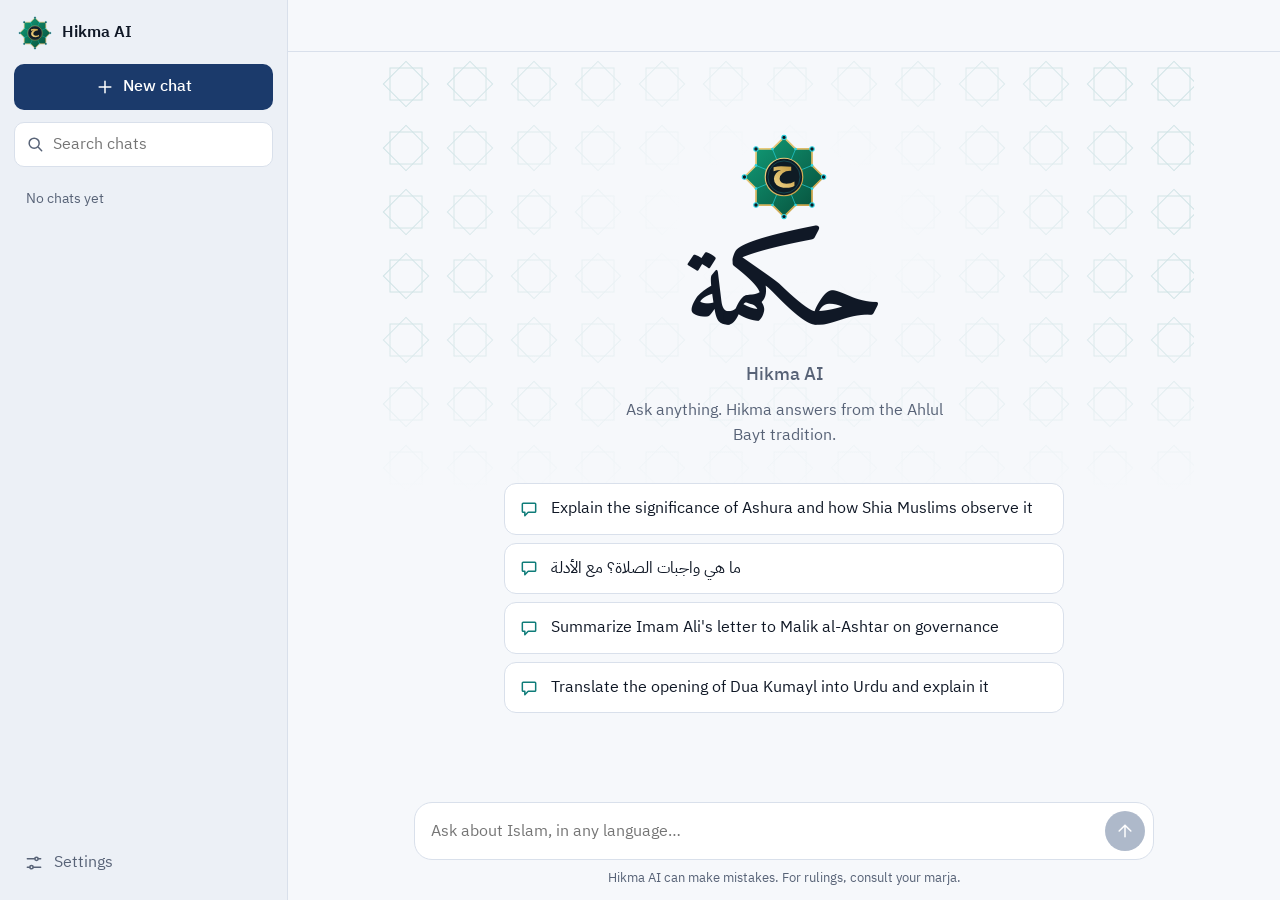
<file: docs/index.html>
<!DOCTYPE html>
<html lang="en" dir="ltr" data-theme="light">
<head>
<meta charset="UTF-8">
<meta name="viewport" content="width=device-width,initial-scale=1">
<title>Hikma AI | حكمة</title>
<meta name="description" content="Hikma AI, a multilingual assistant for Shia Islamic knowledge.">
<link rel="preconnect" href="https://fonts.googleapis.com"><link rel="preconnect" href="https://fonts.gstatic.com" crossorigin>
<link href="https://fonts.googleapis.com/css2?family=Amiri:wght@400;700&family=IBM+Plex+Sans+Arabic:wght@400;500;600&display=swap" rel="stylesheet">
<link rel="icon" type="image/svg+xml" href="favicon.svg">
<link rel="stylesheet" href="css/style.css">
</head>
<body>
<svg width="0" height="0" style="position:absolute" aria-hidden="true"><defs>
<symbol id="i-plus" viewBox="0 0 24 24"><path d="M12 5v14M5 12h14"/></symbol>
<symbol id="i-menu" viewBox="0 0 24 24"><path d="M4 6h16M4 12h16M4 18h16"/></symbol>
<symbol id="i-set" viewBox="0 0 24 24"><path d="M4 7h9M17 7h3M4 17h3M11 17h9"/><circle cx="15" cy="7" r="2"/><circle cx="9" cy="17" r="2"/></symbol>
<symbol id="i-send" viewBox="0 0 24 24"><path d="M12 19V5M5 12l7-7 7 7"/></symbol>
<symbol id="i-stop" viewBox="0 0 24 24"><rect x="6" y="6" width="12" height="12" rx="2.5" fill="currentColor" stroke="none"/></symbol>
<symbol id="i-copy" viewBox="0 0 24 24"><rect x="9" y="9" width="11" height="11" rx="2"/><path d="M5 15V6a2 2 0 0 1 2-2h9"/></symbol>
<symbol id="i-check" viewBox="0 0 24 24"><path d="M5 12.5l4.5 4.5L19 7"/></symbol>
<symbol id="i-retry" viewBox="0 0 24 24"><path d="M4 12a8 8 0 0 1 14-5.3L20 9M20 4v5h-5M20 12a8 8 0 0 1-14 5.3L4 15M4 20v-5h5"/></symbol>
<symbol id="i-trash" viewBox="0 0 24 24"><path d="M4 7h16M10 11v6M14 11v6M6 7l1 12h10l1-12M9 7V4h6v3"/></symbol>
<symbol id="i-search" viewBox="0 0 24 24"><circle cx="11" cy="11" r="6"/><path d="M20 20l-4-4"/></symbol>
<symbol id="i-x" viewBox="0 0 24 24"><path d="M6 6l12 12M18 6L6 18"/></symbol>
<symbol id="i-chat" viewBox="0 0 24 24"><path d="M5 5h14a1 1 0 0 1 1 1v9a1 1 0 0 1-1 1h-8l-4 4v-4H5a1 1 0 0 1-1-1V6a1 1 0 0 1 1-1z"/></symbol>
<symbol id="i-down" viewBox="0 0 24 24"><path d="M12 4v11M7 11l5 5 5-5M5 20h14"/></symbol>
</defs></svg>

<div class="app">
  <aside id="side" aria-label="Chats">
    <div class="brand"><img class="logo" src="emblem.svg" alt="" width="34" height="34"><span>Hikma AI</span><button class="ib x" id="closeSide" aria-label="Close"><svg class="ic"><use href="#i-x"/></svg></button></div>
    <button class="new" id="new"><svg class="ic"><use href="#i-plus"/></svg><span data-t="new"></span></button>
    <label class="find"><svg class="ic"><use href="#i-search"/></svg><input id="q" data-p="search" autocomplete="off"></label>
    <nav id="list"></nav>
    <button class="set" id="openSet"><svg class="ic"><use href="#i-set"/></svg><span data-t="settings"></span></button>
  </aside>
  <div id="scrim"></div>
  <main>
    <header><button class="ib" id="menu" aria-label="Menu"><svg class="ic"><use href="#i-menu"/></svg></button><span id="title"></span></header>
    <div id="scroll"><div class="col">
      <section id="welcome" class="welcome">
        <img class="hero" src="emblem.svg" alt="" width="88" height="88"><h1>حكمة</h1><h2>Hikma AI</h2><p data-t="hello"></p>
        <div class="ideas" id="ideas"></div>
      </section>
      <div id="msgs" aria-live="polite"></div>
    </div></div>
    <footer><div class="col">
      <form id="form"><textarea id="in" rows="1" data-p="ph" dir="auto" aria-label="Message"></textarea><button type="submit" id="send" aria-label="Send"><svg class="ic"><use href="#i-send"/></svg></button></form>
      <p class="note" data-t="note"></p>
    </div></footer>
  </main>
</div>
<dialog id="dlg"><div class="dh"><span data-t="settings"></span><button class="ib" id="closeSet" aria-label="Close"><svg class="ic"><use href="#i-x"/></svg></button></div><div class="db" id="sb"></div></dialog>
<script src="js/config.js"></script>
<script src="js/app.js"></script>
</body>
</html>
</file>
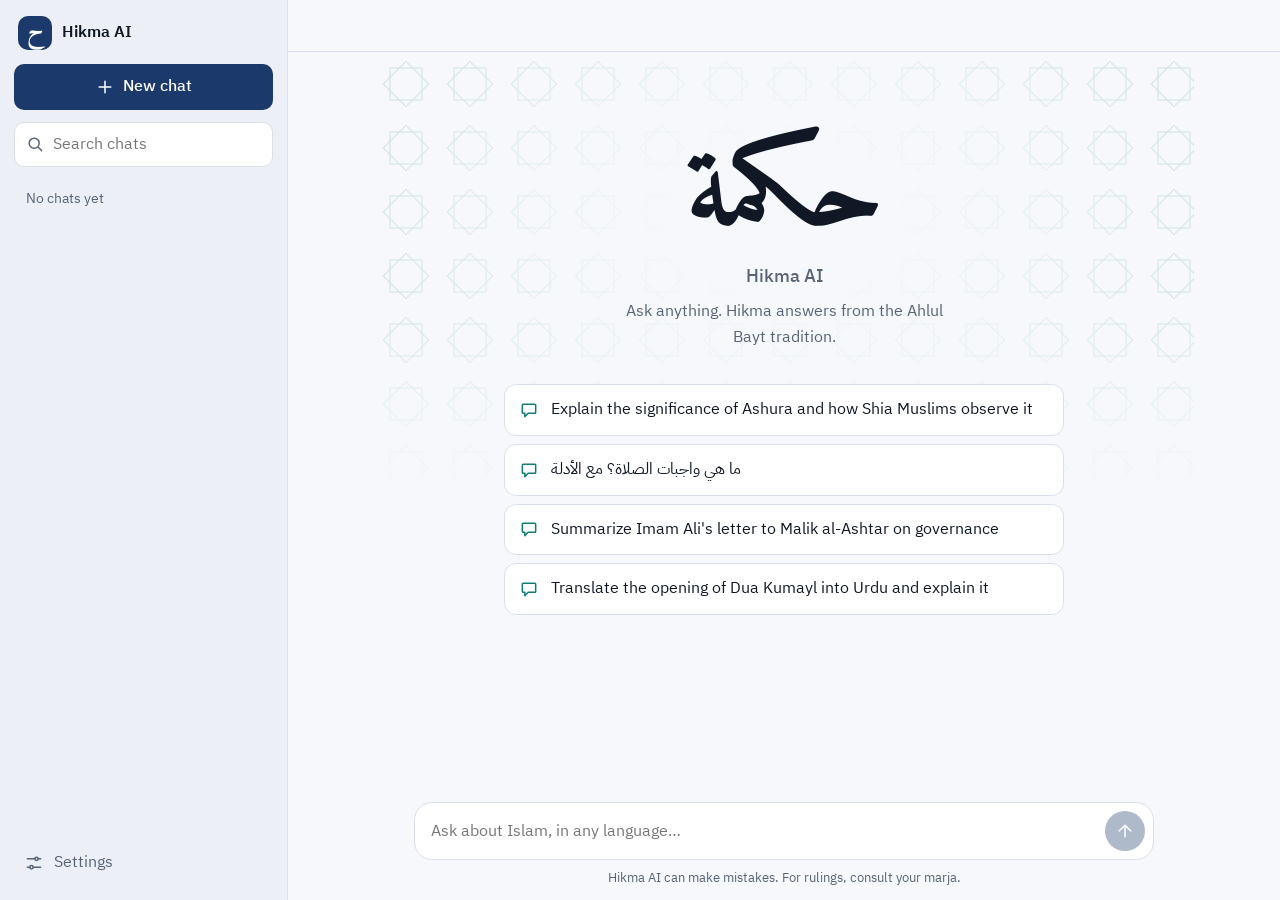
<file: static/index.html>
<!DOCTYPE html>
<html lang="en" dir="ltr" data-theme="light">
<head>
<meta charset="UTF-8">
<meta name="viewport" content="width=device-width,initial-scale=1">
<title>Hikma AI | حكمة</title>
<meta name="description" content="Hikma AI, a multilingual assistant for Shia Islamic knowledge.">
<link rel="preconnect" href="https://fonts.googleapis.com"><link rel="preconnect" href="https://fonts.gstatic.com" crossorigin>
<link href="https://fonts.googleapis.com/css2?family=Amiri:wght@400;700&family=IBM+Plex+Sans+Arabic:wght@400;500;600&display=swap" rel="stylesheet">
<link rel="stylesheet" href="/static/css/style.css">
</head>
<body>
<svg width="0" height="0" style="position:absolute" aria-hidden="true"><defs>
<symbol id="i-plus" viewBox="0 0 24 24"><path d="M12 5v14M5 12h14"/></symbol>
<symbol id="i-menu" viewBox="0 0 24 24"><path d="M4 6h16M4 12h16M4 18h16"/></symbol>
<symbol id="i-set" viewBox="0 0 24 24"><path d="M4 7h9M17 7h3M4 17h3M11 17h9"/><circle cx="15" cy="7" r="2"/><circle cx="9" cy="17" r="2"/></symbol>
<symbol id="i-send" viewBox="0 0 24 24"><path d="M12 19V5M5 12l7-7 7 7"/></symbol>
<symbol id="i-stop" viewBox="0 0 24 24"><rect x="6" y="6" width="12" height="12" rx="2.5" fill="currentColor" stroke="none"/></symbol>
<symbol id="i-copy" viewBox="0 0 24 24"><rect x="9" y="9" width="11" height="11" rx="2"/><path d="M5 15V6a2 2 0 0 1 2-2h9"/></symbol>
<symbol id="i-check" viewBox="0 0 24 24"><path d="M5 12.5l4.5 4.5L19 7"/></symbol>
<symbol id="i-retry" viewBox="0 0 24 24"><path d="M4 12a8 8 0 0 1 14-5.3L20 9M20 4v5h-5M20 12a8 8 0 0 1-14 5.3L4 15M4 20v-5h5"/></symbol>
<symbol id="i-trash" viewBox="0 0 24 24"><path d="M4 7h16M10 11v6M14 11v6M6 7l1 12h10l1-12M9 7V4h6v3"/></symbol>
<symbol id="i-search" viewBox="0 0 24 24"><circle cx="11" cy="11" r="6"/><path d="M20 20l-4-4"/></symbol>
<symbol id="i-x" viewBox="0 0 24 24"><path d="M6 6l12 12M18 6L6 18"/></symbol>
<symbol id="i-chat" viewBox="0 0 24 24"><path d="M5 5h14a1 1 0 0 1 1 1v9a1 1 0 0 1-1 1h-8l-4 4v-4H5a1 1 0 0 1-1-1V6a1 1 0 0 1 1-1z"/></symbol>
<symbol id="i-down" viewBox="0 0 24 24"><path d="M12 4v11M7 11l5 5 5-5M5 20h14"/></symbol>
</defs></svg>

<div class="app">
  <aside id="side" aria-label="Chats">
    <div class="brand"><span class="mark" aria-hidden="true">ح</span><span>Hikma AI</span><button class="ib x" id="closeSide" aria-label="Close"><svg class="ic"><use href="#i-x"/></svg></button></div>
    <button class="new" id="new"><svg class="ic"><use href="#i-plus"/></svg><span data-t="new"></span></button>
    <label class="find"><svg class="ic"><use href="#i-search"/></svg><input id="q" data-p="search" autocomplete="off"></label>
    <nav id="list"></nav>
    <button class="set" id="openSet"><svg class="ic"><use href="#i-set"/></svg><span data-t="settings"></span></button>
  </aside>
  <div id="scrim"></div>
  <main>
    <header><button class="ib" id="menu" aria-label="Menu"><svg class="ic"><use href="#i-menu"/></svg></button><span id="title"></span></header>
    <div id="scroll"><div class="col">
      <section id="welcome" class="welcome">
        <h1>حكمة</h1><h2>Hikma AI</h2><p data-t="hello"></p>
        <div class="ideas" id="ideas"></div>
      </section>
      <div id="msgs" aria-live="polite"></div>
    </div></div>
    <footer><div class="col">
      <form id="form"><textarea id="in" rows="1" data-p="ph" dir="auto" aria-label="Message"></textarea><button type="submit" id="send" aria-label="Send"><svg class="ic"><use href="#i-send"/></svg></button></form>
      <p class="note" data-t="note"></p>
    </div></footer>
  </main>
</div>
<dialog id="dlg"><div class="dh"><span data-t="settings"></span><button class="ib" id="closeSet" aria-label="Close"><svg class="ic"><use href="#i-x"/></svg></button></div><div class="db" id="sb"></div></dialog>
<script src="/static/js/app.js"></script>
</body>
</html>
</file>
<file: docs/css/style.css>
:root{--bg:#F6F8FB;--panel:#fff;--side:#ECF0F6;--ink:#101826;--mute:#586377;--line:#D9E0EB;--btn:#1B3A6B;--btnink:#fff;--teal:#0F7C79;--user:#1B3A6B;color-scheme:light}
[data-theme=dark]{--bg:#0A111F;--panel:#101A2D;--side:#0D1525;--ink:#E8EDF6;--mute:#93A0B6;--line:#1F2D45;--btn:#4CC9C3;--btnink:#05201F;--teal:#4CC9C3;--user:#1F3F73;color-scheme:dark}
*{box-sizing:border-box}
html{font-size:16px}html[data-size=s]{font-size:14.5px}html[data-size=l]{font-size:18px}
body{margin:0;background:var(--bg);color:var(--ink);font:400 1rem/1.6 "IBM Plex Sans Arabic",system-ui,-apple-system,"Segoe UI",sans-serif}
button,input,textarea,select{font:inherit;color:inherit}
button{cursor:pointer;background:none;border:0}
:focus-visible{outline:2px solid var(--teal);outline-offset:2px}
.ic{width:20px;height:20px;fill:none;stroke:currentColor;stroke-width:1.8;stroke-linecap:round;stroke-linejoin:round;flex:none}
.app{display:grid;grid-template-columns:288px 1fr;height:100dvh}
aside{background:var(--side);border-inline-end:1px solid var(--line);display:flex;flex-direction:column;gap:12px;padding:14px;min-height:0}
.brand{display:flex;align-items:center;gap:10px;font-weight:600;padding:2px 4px}
.mark{display:grid;place-items:center;width:34px;height:34px;border-radius:10px;background:var(--btn);color:var(--btnink);font:700 24px/1 Amiri,serif;padding-bottom:5px}
.brand .x{margin-inline-start:auto;display:none}
.new{display:flex;gap:8px;align-items:center;justify-content:center;padding:10px;border-radius:10px;background:var(--btn);color:var(--btnink);font-weight:500}
.find{display:flex;align-items:center;gap:8px;border:1px solid var(--line);border-radius:10px;padding:0 10px;background:var(--panel);color:var(--mute)}
.find:focus-within{border-color:var(--teal)}
.find input{flex:1;min-width:0;border:0;background:none;padding:9px 0;outline:0;color:var(--ink)}
nav{flex:1;overflow:auto;display:flex;flex-direction:column;gap:2px}
.it{display:flex;align-items:center;border-radius:9px;border-inline-start:3px solid transparent;padding-inline:9px 4px}
.it>.t{flex:1;min-width:0;text-align:start;padding:9px 0;overflow:hidden;text-overflow:ellipsis;white-space:nowrap}
.it .del{opacity:0;padding:6px;border-radius:6px;color:var(--mute)}
.it:hover .del,.it:focus-within .del{opacity:1}
.it:hover{background:color-mix(in srgb,var(--ink) 6%,transparent)}
.it.on{background:var(--panel);border-inline-start-color:var(--teal)}
.empty{color:var(--mute);padding:8px 12px;font-size:.9rem}
.set{display:flex;gap:10px;align-items:center;padding:10px;border-radius:10px;color:var(--mute)}
.set:hover{background:color-mix(in srgb,var(--ink) 7%,transparent);color:var(--ink)}
main{display:flex;flex-direction:column;min-width:0;min-height:0}
header{display:flex;align-items:center;gap:8px;padding:10px 16px;min-height:52px;border-bottom:1px solid var(--line);font-weight:500}
#title{overflow:hidden;text-overflow:ellipsis;white-space:nowrap}
#menu{display:none}
.ib{padding:7px;border-radius:8px;color:var(--mute);display:grid;place-items:center}
.ib:hover{background:color-mix(in srgb,var(--ink) 8%,transparent);color:var(--ink)}
#scroll{flex:1;overflow:auto}
.col{max-width:780px;margin:0 auto;padding:0 20px}
.welcome{position:relative;text-align:center;padding:9vh 0 24px}
.welcome::before{content:"";position:absolute;inset:0 -40px auto;height:440px;background:var(--teal);opacity:.17;-webkit-mask:url("data:image/svg+xml,%3Csvg xmlns='http://www.w3.org/2000/svg' viewBox='0 0 64 64'%3E%3Cg fill='none' stroke='black'%3E%3Crect x='16' y='16' width='32' height='32'/%3E%3Crect x='16' y='16' width='32' height='32' transform='rotate(45 32 32)'/%3E%3C/g%3E%3C/svg%3E") 0 0/64px 64px;mask:url("data:image/svg+xml,%3Csvg xmlns='http://www.w3.org/2000/svg' viewBox='0 0 64 64'%3E%3Cg fill='none' stroke='black'%3E%3Crect x='16' y='16' width='32' height='32'/%3E%3Crect x='16' y='16' width='32' height='32' transform='rotate(45 32 32)'/%3E%3C/g%3E%3C/svg%3E") 0 0/64px 64px}
.welcome::after{content:"";position:absolute;inset:0 -40px auto;height:440px;background:radial-gradient(ellipse at 50% 38%,var(--bg) 18%,transparent 70%),linear-gradient(transparent 55%,var(--bg))}
.welcome>*{position:relative;z-index:1}
.welcome h1{font:700 clamp(64px,12vw,112px)/1.15 Amiri,serif;margin:0;color:var(--ink)}
.welcome h2{font-size:1.15rem;font-weight:500;margin:0 0 8px;color:var(--mute)}
.welcome p{margin:0 auto;max-width:34ch;color:var(--mute)}
.ideas{display:flex;flex-direction:column;gap:8px;max-width:560px;margin:34px auto 0}
.ideas button{display:flex;gap:12px;align-items:center;text-align:start;padding:12px 14px;border:1px solid var(--line);border-radius:12px;background:var(--panel)}
.ideas button:hover{border-color:var(--teal)}
.ideas .ic{color:var(--teal)}
.m{margin:22px 0}
.m.u{display:flex;justify-content:flex-end}
.m.u .b{max-width:85%;background:var(--user);color:#fff;padding:10px 16px;border-radius:18px;border-end-end-radius:5px;white-space:pre-wrap;overflow-wrap:anywhere}
.m.a{display:grid;grid-template-columns:30px 1fr;gap:12px}
.logo{width:34px;height:34px;flex:none}.logo.av{width:30px;height:30px}.hero{width:88px;height:88px;margin-bottom:2px}
.body{min-width:0;overflow-wrap:anywhere;line-height:1.8}
.body p{margin:0 0 .75em}.body ul,.body ol{margin:0 0 .75em;padding-inline-start:1.4em}
.body h4{margin:1em 0 .4em;font-size:1.05em}
.body code{background:var(--side);padding:1px 6px;border-radius:5px;font-size:.9em}
.ar{font-family:Amiri,"Noto Naskh Arabic",serif;font-size:1.22em;line-height:2}
.acts{display:flex;gap:2px;margin-top:2px}
.live:empty::after,.live>*:last-child::after{content:"";display:inline-block;width:8px;height:8px;border-radius:50%;background:var(--teal);margin-inline-start:6px;animation:p 1s ease-in-out infinite}
@keyframes p{50%{opacity:.25}}
footer{padding-bottom:12px}
form{display:flex;align-items:flex-end;gap:8px;border:1px solid var(--line);background:var(--panel);border-radius:18px;padding:8px 8px 8px 16px;padding-inline:16px 8px}
form:focus-within{border-color:var(--teal);box-shadow:0 0 0 3px color-mix(in srgb,var(--teal) 18%,transparent)}
textarea{flex:1;border:0;background:none;resize:none;outline:0;max-height:200px;padding:8px 0;line-height:1.5}
#send{width:40px;height:40px;border-radius:50%;background:var(--btn);color:var(--btnink);display:grid;place-items:center;flex:none}
#send:disabled{opacity:.35;cursor:default}
.note{text-align:center;color:var(--mute);font-size:.8rem;margin:8px 0 0}
dialog{width:min(520px,92vw);border:1px solid var(--line);border-radius:18px;background:var(--panel);color:var(--ink);padding:0}
dialog::backdrop{background:rgb(5 10 20/.55)}
.dh{display:flex;justify-content:space-between;align-items:center;padding:14px 20px;border-bottom:1px solid var(--line);font-weight:600}
.db{padding:4px 20px 18px;max-height:70vh;overflow:auto}
.row{display:flex;justify-content:space-between;align-items:center;gap:16px;padding:14px 0;border-bottom:1px solid var(--line)}
.row:last-child{border:0}
.seg{display:inline-flex;flex-wrap:wrap;border:1px solid var(--line);border-radius:10px;padding:2px}
.seg button{padding:4px 12px;border-radius:8px;color:var(--mute)}
.seg .on{background:var(--btn);color:var(--btnink)}
.row .go{display:flex;gap:8px;align-items:center;padding:7px 12px;border:1px solid var(--line);border-radius:10px}
.row .danger{color:#C0392B;border-color:#C0392B55}
#scrim{display:none}
@media(max-width:860px){
.app{grid-template-columns:1fr}
aside{position:fixed;z-index:20;inset-block:0;inset-inline-start:0;width:300px;max-width:86vw;transform:translateX(-100%);transition:transform .2s}
[dir=rtl] aside{transform:translateX(100%)}
aside.open{transform:none!important}
.brand .x,#menu{display:grid}
#scrim.on{display:block;position:fixed;inset:0;z-index:15;background:rgb(5 10 20/.5)}
.welcome{padding-top:5vh}
}
@media(prefers-reduced-motion:reduce){*{animation:none!important;transition:none!important}}
</file>
<file: static/css/style.css>
:root{--bg:#F6F8FB;--panel:#fff;--side:#ECF0F6;--ink:#101826;--mute:#586377;--line:#D9E0EB;--btn:#1B3A6B;--btnink:#fff;--teal:#0F7C79;--user:#1B3A6B;color-scheme:light}
[data-theme=dark]{--bg:#0A111F;--panel:#101A2D;--side:#0D1525;--ink:#E8EDF6;--mute:#93A0B6;--line:#1F2D45;--btn:#4CC9C3;--btnink:#05201F;--teal:#4CC9C3;--user:#1F3F73;color-scheme:dark}
*{box-sizing:border-box}
html{font-size:16px}html[data-size=s]{font-size:14.5px}html[data-size=l]{font-size:18px}
body{margin:0;background:var(--bg);color:var(--ink);font:400 1rem/1.6 "IBM Plex Sans Arabic",system-ui,-apple-system,"Segoe UI",sans-serif}
button,input,textarea,select{font:inherit;color:inherit}
button{cursor:pointer;background:none;border:0}
:focus-visible{outline:2px solid var(--teal);outline-offset:2px}
.ic{width:20px;height:20px;fill:none;stroke:currentColor;stroke-width:1.8;stroke-linecap:round;stroke-linejoin:round;flex:none}
.app{display:grid;grid-template-columns:288px 1fr;height:100dvh}
aside{background:var(--side);border-inline-end:1px solid var(--line);display:flex;flex-direction:column;gap:12px;padding:14px;min-height:0}
.brand{display:flex;align-items:center;gap:10px;font-weight:600;padding:2px 4px}
.mark{display:grid;place-items:center;width:34px;height:34px;border-radius:10px;background:var(--btn);color:var(--btnink);font:700 24px/1 Amiri,serif;padding-bottom:5px}
.brand .x{margin-inline-start:auto;display:none}
.new{display:flex;gap:8px;align-items:center;justify-content:center;padding:10px;border-radius:10px;background:var(--btn);color:var(--btnink);font-weight:500}
.find{display:flex;align-items:center;gap:8px;border:1px solid var(--line);border-radius:10px;padding:0 10px;background:var(--panel);color:var(--mute)}
.find:focus-within{border-color:var(--teal)}
.find input{flex:1;min-width:0;border:0;background:none;padding:9px 0;outline:0;color:var(--ink)}
nav{flex:1;overflow:auto;display:flex;flex-direction:column;gap:2px}
.it{display:flex;align-items:center;border-radius:9px;border-inline-start:3px solid transparent;padding-inline:9px 4px}
.it>.t{flex:1;min-width:0;text-align:start;padding:9px 0;overflow:hidden;text-overflow:ellipsis;white-space:nowrap}
.it .del{opacity:0;padding:6px;border-radius:6px;color:var(--mute)}
.it:hover .del,.it:focus-within .del{opacity:1}
.it:hover{background:color-mix(in srgb,var(--ink) 6%,transparent)}
.it.on{background:var(--panel);border-inline-start-color:var(--teal)}
.empty{color:var(--mute);padding:8px 12px;font-size:.9rem}
.set{display:flex;gap:10px;align-items:center;padding:10px;border-radius:10px;color:var(--mute)}
.set:hover{background:color-mix(in srgb,var(--ink) 7%,transparent);color:var(--ink)}
main{display:flex;flex-direction:column;min-width:0;min-height:0}
header{display:flex;align-items:center;gap:8px;padding:10px 16px;min-height:52px;border-bottom:1px solid var(--line);font-weight:500}
#title{overflow:hidden;text-overflow:ellipsis;white-space:nowrap}
#menu{display:none}
.ib{padding:7px;border-radius:8px;color:var(--mute);display:grid;place-items:center}
.ib:hover{background:color-mix(in srgb,var(--ink) 8%,transparent);color:var(--ink)}
#scroll{flex:1;overflow:auto}
.col{max-width:780px;margin:0 auto;padding:0 20px}
.welcome{position:relative;text-align:center;padding:9vh 0 24px}
.welcome::before{content:"";position:absolute;inset:0 -40px auto;height:440px;background:var(--teal);opacity:.17;-webkit-mask:url("data:image/svg+xml,%3Csvg xmlns='http://www.w3.org/2000/svg' viewBox='0 0 64 64'%3E%3Cg fill='none' stroke='black'%3E%3Crect x='16' y='16' width='32' height='32'/%3E%3Crect x='16' y='16' width='32' height='32' transform='rotate(45 32 32)'/%3E%3C/g%3E%3C/svg%3E") 0 0/64px 64px;mask:url("data:image/svg+xml,%3Csvg xmlns='http://www.w3.org/2000/svg' viewBox='0 0 64 64'%3E%3Cg fill='none' stroke='black'%3E%3Crect x='16' y='16' width='32' height='32'/%3E%3Crect x='16' y='16' width='32' height='32' transform='rotate(45 32 32)'/%3E%3C/g%3E%3C/svg%3E") 0 0/64px 64px}
.welcome::after{content:"";position:absolute;inset:0 -40px auto;height:440px;background:radial-gradient(ellipse at 50% 38%,var(--bg) 18%,transparent 70%),linear-gradient(transparent 55%,var(--bg))}
.welcome>*{position:relative;z-index:1}
.welcome h1{font:700 clamp(64px,12vw,112px)/1.15 Amiri,serif;margin:0;color:var(--ink)}
.welcome h2{font-size:1.15rem;font-weight:500;margin:0 0 8px;color:var(--mute)}
.welcome p{margin:0 auto;max-width:34ch;color:var(--mute)}
.ideas{display:flex;flex-direction:column;gap:8px;max-width:560px;margin:34px auto 0}
.ideas button{display:flex;gap:12px;align-items:center;text-align:start;padding:12px 14px;border:1px solid var(--line);border-radius:12px;background:var(--panel)}
.ideas button:hover{border-color:var(--teal)}
.ideas .ic{color:var(--teal)}
.m{margin:22px 0}
.m.u{display:flex;justify-content:flex-end}
.m.u .b{max-width:85%;background:var(--user);color:#fff;padding:10px 16px;border-radius:18px;border-end-end-radius:5px;white-space:pre-wrap;overflow-wrap:anywhere}
.m.a{display:grid;grid-template-columns:30px 1fr;gap:12px}
.m.a .mark{width:30px;height:30px;font-size:21px}
.body{min-width:0;overflow-wrap:anywhere;line-height:1.8}
.body p{margin:0 0 .75em}.body ul,.body ol{margin:0 0 .75em;padding-inline-start:1.4em}
.body h4{margin:1em 0 .4em;font-size:1.05em}
.body code{background:var(--side);padding:1px 6px;border-radius:5px;font-size:.9em}
.ar{font-family:Amiri,"Noto Naskh Arabic",serif;font-size:1.22em;line-height:2}
.acts{display:flex;gap:2px;margin-top:2px}
.live:empty::after,.live>*:last-child::after{content:"";display:inline-block;width:8px;height:8px;border-radius:50%;background:var(--teal);margin-inline-start:6px;animation:p 1s ease-in-out infinite}
@keyframes p{50%{opacity:.25}}
footer{padding-bottom:12px}
form{display:flex;align-items:flex-end;gap:8px;border:1px solid var(--line);background:var(--panel);border-radius:18px;padding:8px 8px 8px 16px;padding-inline:16px 8px}
form:focus-within{border-color:var(--teal);box-shadow:0 0 0 3px color-mix(in srgb,var(--teal) 18%,transparent)}
textarea{flex:1;border:0;background:none;resize:none;outline:0;max-height:200px;padding:8px 0;line-height:1.5}
#send{width:40px;height:40px;border-radius:50%;background:var(--btn);color:var(--btnink);display:grid;place-items:center;flex:none}
#send:disabled{opacity:.35;cursor:default}
.note{text-align:center;color:var(--mute);font-size:.8rem;margin:8px 0 0}
dialog{width:min(520px,92vw);border:1px solid var(--line);border-radius:18px;background:var(--panel);color:var(--ink);padding:0}
dialog::backdrop{background:rgb(5 10 20/.55)}
.dh{display:flex;justify-content:space-between;align-items:center;padding:14px 20px;border-bottom:1px solid var(--line);font-weight:600}
.db{padding:4px 20px 18px;max-height:70vh;overflow:auto}
.row{display:flex;justify-content:space-between;align-items:center;gap:16px;padding:14px 0;border-bottom:1px solid var(--line)}
.row:last-child{border:0}
.seg{display:inline-flex;flex-wrap:wrap;border:1px solid var(--line);border-radius:10px;padding:2px}
.seg button{padding:4px 12px;border-radius:8px;color:var(--mute)}
.seg .on{background:var(--btn);color:var(--btnink)}
.row .go{display:flex;gap:8px;align-items:center;padding:7px 12px;border:1px solid var(--line);border-radius:10px}
.row .danger{color:#C0392B;border-color:#C0392B55}
#scrim{display:none}
@media(max-width:860px){
.app{grid-template-columns:1fr}
aside{position:fixed;z-index:20;inset-block:0;inset-inline-start:0;width:300px;max-width:86vw;transform:translateX(-100%);transition:transform .2s}
[dir=rtl] aside{transform:translateX(100%)}
aside.open{transform:none!important}
.brand .x,#menu{display:grid}
#scrim.on{display:block;position:fixed;inset:0;z-index:15;background:rgb(5 10 20/.5)}
.welcome{padding-top:5vh}
}
@media(prefers-reduced-motion:reduce){*{animation:none!important;transition:none!important}}
</file>
